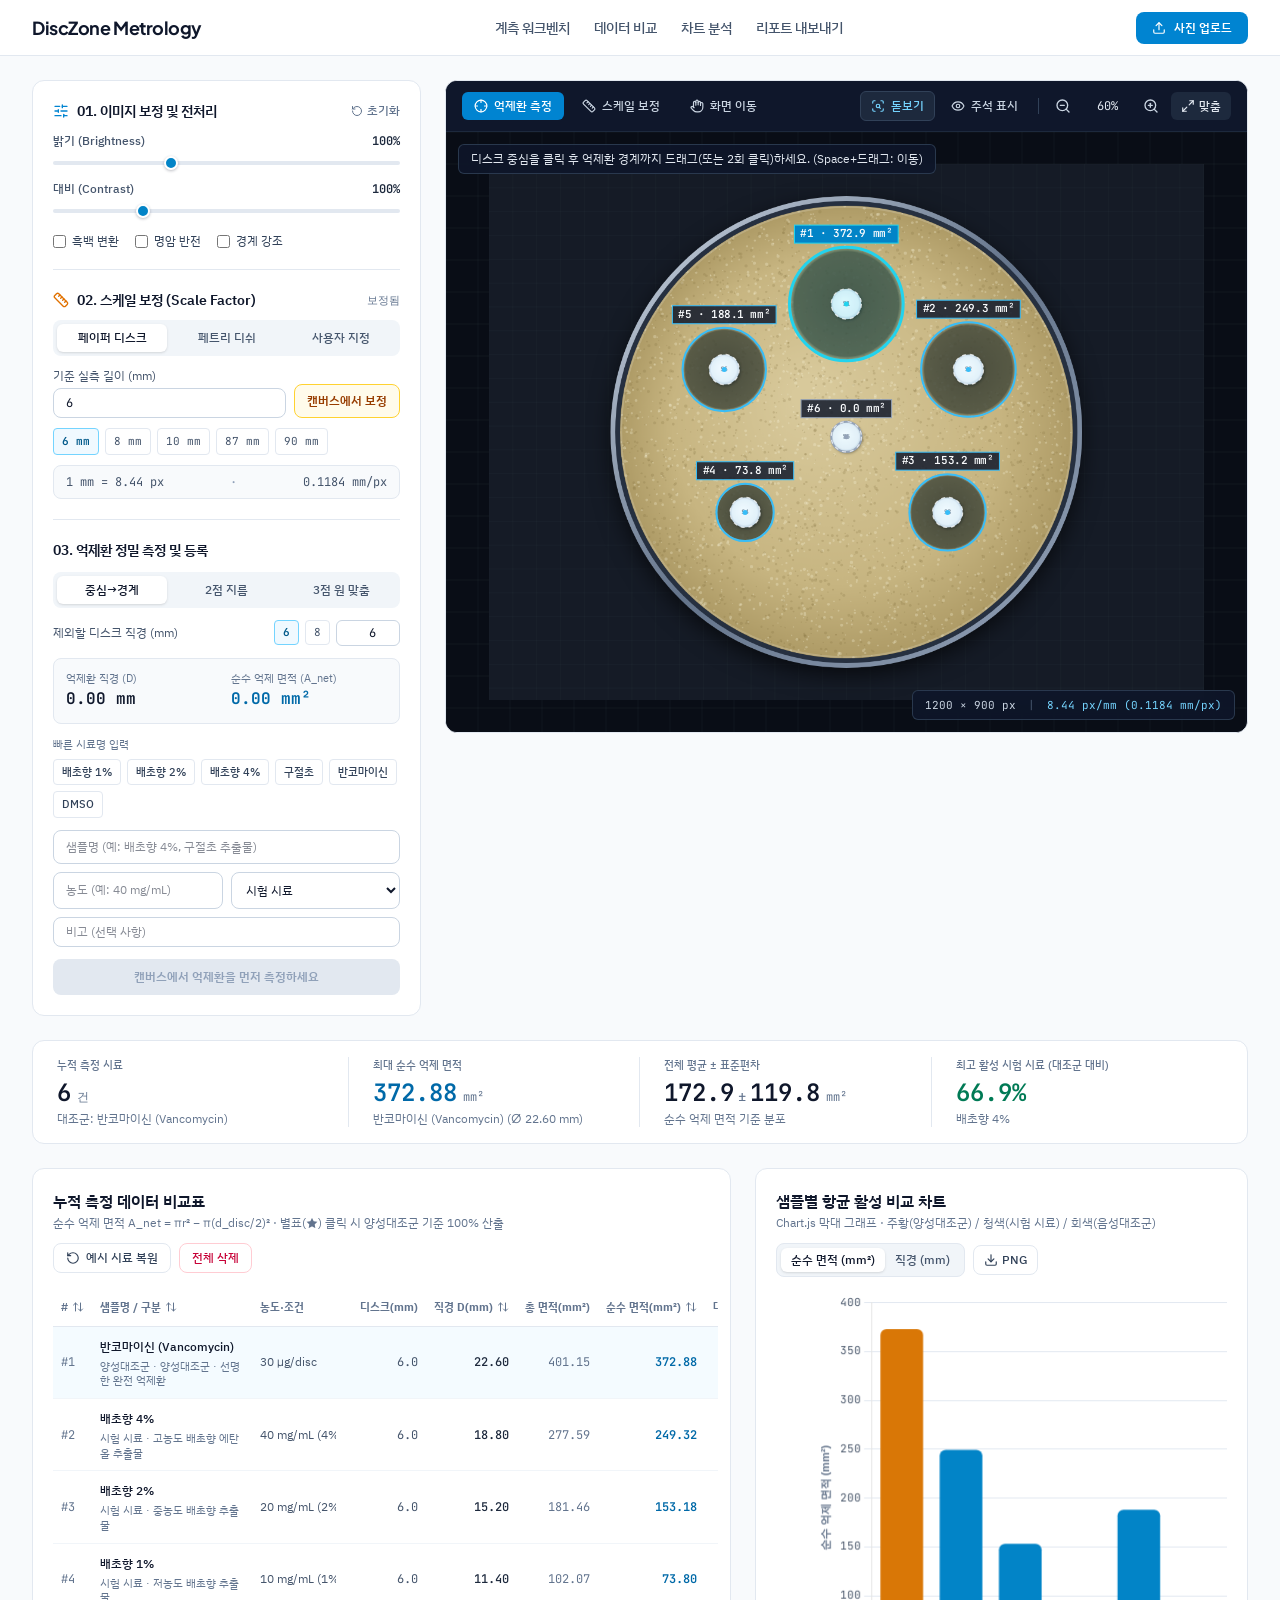
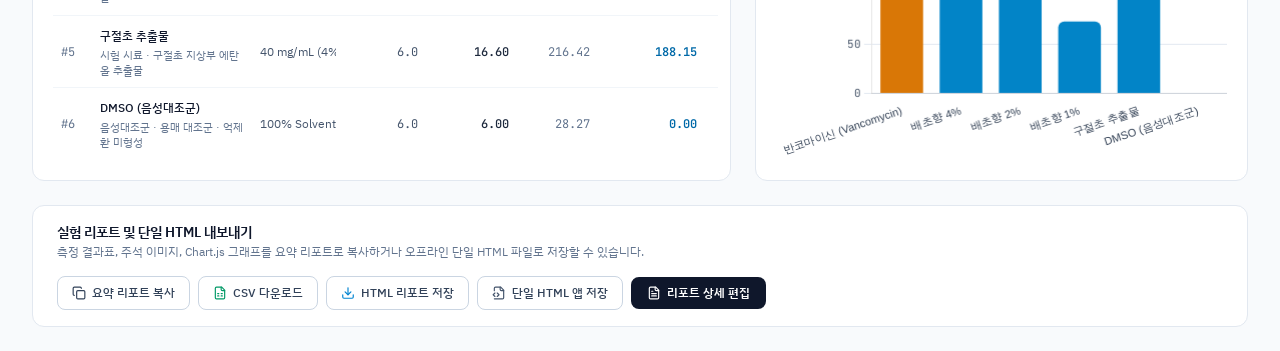
<file: docs/index.html>
<!doctype html>
<html lang="ko">
  <head>
    <meta charset="UTF-8" />
    <meta name="viewport" content="width=device-width, initial-scale=1.0" />
    <title>DiscZone Metrology — 항균 억제환 정밀 측정기</title>
    <meta
      name="description"
      content="항균 활성 디스크 확산법(Disc Diffusion Assay) 실험 사진의 밝기/대비 보정, 스케일 캘리브레이션, 억제환 순수 면적 정밀 계측 및 Chart.js 비교 리포트를 제공하는 웹 애플리케이션"
    />
    <meta property="og:title" content="DiscZone Metrology — 항균 억제환 정밀 측정기" />
    <meta
      property="og:description"
      content="항균 활성 디스크 확산법(Disc Diffusion Assay) 실험 사진의 밝기/대비 보정, 스케일 캘리브레이션, 억제환 순수 면적 정밀 계측 및 Chart.js 비교 리포트를 제공하는 웹 애플리케이션"
    />
    <meta property="og:type" content="website" />
    <meta name="twitter:card" content="summary_large_image" />
    <link rel="preconnect" href="https://fonts.googleapis.com" />
    <link rel="preconnect" href="https://fonts.gstatic.com" crossorigin />
    <link
      href="https://fonts.googleapis.com/css2?family=IBM+Plex+Sans+KR:wght@400;500;600;700&family=JetBrains+Mono:wght@400;500;600;700&family=Plus+Jakarta+Sans:wght@500;600;700&display=swap"
      rel="stylesheet"
    />
    <script type="module" crossorigin src="./assets/index-DAZRch-o.js"></script>
    <link rel="stylesheet" crossorigin href="./assets/index-PAJHsp5_.css">
  </head>
  <body class="bg-slate-50 text-slate-900 antialiased selection:bg-sky-100 selection:text-sky-900">
    <div id="root"></div>
  </body>
</html>
</file>
<file: docs/assets/index-PAJHsp5_.css>
/*! tailwindcss v4.3.5 | MIT License | https://tailwindcss.com */
@layer properties{@supports (((-webkit-hyphens:none)) and (not (margin-trim:block))) or ((-moz-orient:inline) and (not (color:rgb(from red r g b)))){*,:before,:after,::backdrop{--tw-rotate-x:initial;--tw-rotate-y:initial;--tw-rotate-z:initial;--tw-skew-x:initial;--tw-skew-y:initial;--tw-space-y-reverse:0;--tw-divide-y-reverse:0;--tw-border-style:solid;--tw-leading:initial;--tw-font-weight:initial;--tw-tracking:initial;--tw-ordinal:initial;--tw-slashed-zero:initial;--tw-numeric-figure:initial;--tw-numeric-spacing:initial;--tw-numeric-fraction:initial;--tw-shadow:0 0 #0000;--tw-shadow-color:initial;--tw-shadow-alpha:100%;--tw-inset-shadow:0 0 #0000;--tw-inset-shadow-color:initial;--tw-inset-shadow-alpha:100%;--tw-ring-color:initial;--tw-ring-shadow:0 0 #0000;--tw-inset-ring-color:initial;--tw-inset-ring-shadow:0 0 #0000;--tw-ring-inset:initial;--tw-ring-offset-width:0px;--tw-ring-offset-color:#fff;--tw-ring-offset-shadow:0 0 #0000;--tw-blur:initial;--tw-brightness:initial;--tw-contrast:initial;--tw-grayscale:initial;--tw-hue-rotate:initial;--tw-invert:initial;--tw-opacity:initial;--tw-saturate:initial;--tw-sepia:initial;--tw-drop-shadow:initial;--tw-drop-shadow-color:initial;--tw-drop-shadow-alpha:100%;--tw-drop-shadow-size:initial;--tw-backdrop-blur:initial;--tw-backdrop-brightness:initial;--tw-backdrop-contrast:initial;--tw-backdrop-grayscale:initial;--tw-backdrop-hue-rotate:initial;--tw-backdrop-invert:initial;--tw-backdrop-opacity:initial;--tw-backdrop-saturate:initial;--tw-backdrop-sepia:initial;--tw-divide-x-reverse:0}}}@layer theme{:root,:host{--font-sans:"IBM Plex Sans KR", "Plus Jakarta Sans", -apple-system, BlinkMacSystemFont, sans-serif;--font-mono:"JetBrains Mono", ui-monospace, SFMono-Regular, Menlo, Monaco, Consolas, monospace;--color-amber-50:oklch(98.7% .022 95.277);--color-amber-100:oklch(96.2% .059 95.617);--color-amber-300:oklch(87.9% .169 91.605);--color-amber-600:oklch(66.6% .179 58.318);--color-amber-800:oklch(47.3% .137 46.201);--color-emerald-600:oklch(59.6% .145 163.225);--color-emerald-700:oklch(50.8% .118 165.612);--color-sky-50:oklch(97.7% .013 236.62);--color-sky-100:oklch(95.1% .026 236.824);--color-sky-200:oklch(90.1% .058 230.902);--color-sky-300:oklch(82.8% .111 230.318);--color-sky-400:oklch(74.6% .16 232.661);--color-sky-500:oklch(68.5% .169 237.323);--color-sky-600:oklch(58.8% .158 241.966);--color-sky-700:oklch(50% .134 242.749);--color-sky-800:oklch(44.3% .11 240.79);--color-sky-900:oklch(39.1% .09 240.876);--color-rose-50:oklch(96.9% .015 12.422);--color-rose-200:oklch(89.2% .058 10.001);--color-rose-600:oklch(58.6% .253 17.585);--color-rose-700:oklch(51.4% .222 16.935);--color-slate-50:oklch(98.4% .003 247.858);--color-slate-100:oklch(96.8% .007 247.896);--color-slate-200:oklch(92.9% .013 255.508);--color-slate-300:oklch(86.9% .022 252.894);--color-slate-400:oklch(70.4% .04 256.788);--color-slate-500:oklch(55.4% .046 257.417);--color-slate-600:oklch(44.6% .043 257.281);--color-slate-700:oklch(37.2% .044 257.287);--color-slate-800:oklch(27.9% .041 260.031);--color-slate-900:oklch(20.8% .042 265.755);--color-slate-950:oklch(12.9% .042 264.695);--color-white:#fff;--spacing:.25rem;--container-md:28rem;--container-lg:32rem;--container-3xl:48rem;--text-xs:.75rem;--text-xs--line-height:calc(1 / .75);--text-sm:.875rem;--text-sm--line-height:calc(1.25 / .875);--text-base:1rem;--text-base--line-height:calc(1.5 / 1);--text-lg:1.125rem;--text-lg--line-height:calc(1.75 / 1.125);--text-2xl:1.5rem;--text-2xl--line-height:calc(2 / 1.5);--font-weight-normal:400;--font-weight-medium:500;--font-weight-semibold:600;--font-weight-bold:700;--tracking-tight:-.025em;--leading-relaxed:1.625;--radius-md:.375rem;--radius-lg:.5rem;--radius-xl:.75rem;--blur-xs:4px;--blur-sm:8px;--default-transition-duration:.15s;--default-transition-timing-function:cubic-bezier(.4, 0, .2, 1);--default-font-family:var(--font-sans);--default-mono-font-family:var(--font-mono);--font-display:"Plus Jakarta Sans", "IBM Plex Sans KR", sans-serif}}@layer base{*,:after,:before,::backdrop{box-sizing:border-box;border:0 solid;margin:0;padding:0}::file-selector-button{box-sizing:border-box;border:0 solid;margin:0;padding:0}html,:host{-webkit-text-size-adjust:100%;tab-size:4;line-height:1.5;font-family:var(--default-font-family,-apple-system, BlinkMacSystemFont, "Segoe UI", Roboto, "Helvetica Neue", "Noto Sans", Arial, sans-serif, "Apple Color Emoji", "Segoe UI Emoji", "Segoe UI Symbol", "Noto Color Emoji");font-feature-settings:var(--default-font-feature-settings,normal);font-variation-settings:var(--default-font-variation-settings,normal);-webkit-tap-highlight-color:transparent}hr{height:0;color:inherit;border-top-width:1px}abbr:where([title]){-webkit-text-decoration:underline dotted;text-decoration:underline dotted}h1,h2,h3,h4,h5,h6{font-size:inherit;font-weight:inherit}a{color:inherit;-webkit-text-decoration:inherit;-webkit-text-decoration:inherit;-webkit-text-decoration:inherit;-webkit-text-decoration:inherit;text-decoration:inherit}b,strong{font-weight:bolder}code,kbd,samp,pre{font-family:var(--default-mono-font-family,ui-monospace, SFMono-Regular, Menlo, Monaco, Consolas, "Liberation Mono", "Courier New", monospace);font-feature-settings:var(--default-mono-font-feature-settings,normal);font-variation-settings:var(--default-mono-font-variation-settings,normal);font-size:1em}small{font-size:80%}sub,sup{vertical-align:baseline;font-size:75%;line-height:0;position:relative}sub{bottom:-.25em}sup{top:-.5em}table{text-indent:0;border-color:inherit;border-collapse:collapse}:-moz-focusring:where(:not(iframe)){outline:auto}progress{vertical-align:baseline}summary{display:list-item}ol,ul,menu{list-style:none}img,svg,video,canvas,audio,iframe,embed,object{vertical-align:middle;display:block}img,video{max-width:100%;height:auto}button,input,select,optgroup,textarea{font:inherit;font-feature-settings:inherit;font-variation-settings:inherit;letter-spacing:inherit;color:inherit;opacity:1;background-color:#0000;border-radius:0}::file-selector-button{font:inherit;font-feature-settings:inherit;font-variation-settings:inherit;letter-spacing:inherit;color:inherit;opacity:1;background-color:#0000;border-radius:0}:where(select:is([multiple],[size])) optgroup{font-weight:bolder}:where(select:is([multiple],[size])) optgroup option{padding-inline-start:20px}::file-selector-button{margin-inline-end:4px}::placeholder{opacity:1}@supports (not ((-webkit-appearance:-apple-pay-button))) or (contain-intrinsic-size:1px){::placeholder{color:currentColor}@supports (color:color-mix(in lab, red, red)){::placeholder{color:color-mix(in oklab, currentcolor 50%, transparent)}}}textarea{resize:vertical}::-webkit-search-decoration{-webkit-appearance:none}::-webkit-date-and-time-value{min-height:1lh;text-align:inherit}::-webkit-datetime-edit{display:inline-flex}::-webkit-datetime-edit-fields-wrapper{padding:0}::-webkit-datetime-edit{padding-block:0}::-webkit-datetime-edit-year-field{padding-block:0}::-webkit-datetime-edit-month-field{padding-block:0}::-webkit-datetime-edit-day-field{padding-block:0}::-webkit-datetime-edit-hour-field{padding-block:0}::-webkit-datetime-edit-minute-field{padding-block:0}::-webkit-datetime-edit-second-field{padding-block:0}::-webkit-datetime-edit-millisecond-field{padding-block:0}::-webkit-datetime-edit-meridiem-field{padding-block:0}::-webkit-calendar-picker-indicator{line-height:1}:-moz-ui-invalid{box-shadow:none}button,input:where([type=button],[type=reset],[type=submit]){appearance:button}::file-selector-button{appearance:button}::-webkit-inner-spin-button{height:auto}::-webkit-outer-spin-button{height:auto}[hidden]:where(:not([hidden=until-found])){display:none!important}html{font-family:var(--font-sans);scroll-behavior:smooth}@media (prefers-reduced-motion:reduce){html{scroll-behavior:auto}*,:before,:after{transition-duration:.01ms!important;animation-duration:.01ms!important;animation-iteration-count:1!important}}}@layer components;@layer utilities{.pointer-events-none{pointer-events:none}.visible{visibility:visible}.absolute{position:absolute}.fixed{position:fixed}.relative{position:relative}.static{position:static}.sticky{position:sticky}.inset-0{inset:0}.top-0{top:0}.top-3{top:calc(var(--spacing) * 3)}.right-3{right:calc(var(--spacing) * 3)}.bottom-3{bottom:calc(var(--spacing) * 3)}.left-3{left:calc(var(--spacing) * 3)}.z-20{z-index:20}.z-30{z-index:30}.z-50{z-index:50}.container{width:100%}@media (width>=40rem){.container{max-width:40rem}}@media (width>=48rem){.container{max-width:48rem}}@media (width>=64rem){.container{max-width:64rem}}@media (width>=80rem){.container{max-width:80rem}}@media (width>=96rem){.container{max-width:96rem}}.-mx-1{margin-inline:calc(var(--spacing) * -1)}.-mx-2{margin-inline:calc(var(--spacing) * -2)}.mx-1{margin-inline:var(--spacing)}.mx-auto{margin-inline:auto}.mt-0\.5{margin-top:calc(var(--spacing) * .5)}.mt-1{margin-top:var(--spacing)}.mt-2{margin-top:calc(var(--spacing) * 2)}.mb-1{margin-bottom:var(--spacing)}.mb-1\.5{margin-bottom:calc(var(--spacing) * 1.5)}.mb-2{margin-bottom:calc(var(--spacing) * 2)}.mb-2\.5{margin-bottom:calc(var(--spacing) * 2.5)}.mb-3{margin-bottom:calc(var(--spacing) * 3)}.mb-4{margin-bottom:calc(var(--spacing) * 4)}.ml-1\.5{margin-left:calc(var(--spacing) * 1.5)}.ml-auto{margin-left:auto}.block{display:block}.contents{display:contents}.flex{display:flex}.grid{display:grid}.hidden{display:none}.inline-flex{display:inline-flex}.table{display:table}.h-3{height:calc(var(--spacing) * 3)}.h-3\.5{height:calc(var(--spacing) * 3.5)}.h-4{height:calc(var(--spacing) * 4)}.h-7{height:calc(var(--spacing) * 7)}.h-14{height:calc(var(--spacing) * 14)}.h-56{height:calc(var(--spacing) * 56)}.h-64{height:calc(var(--spacing) * 64)}.h-\[34px\]{height:34px}.h-\[520px\]{height:520px}.h-\[540px\]{height:540px}.h-full{height:100%}.max-h-\[90vh\]{max-height:90vh}.min-h-\[280px\]{min-height:280px}.min-h-\[300px\]{min-height:300px}.min-h-screen{min-height:100vh}.w-3{width:calc(var(--spacing) * 3)}.w-3\.5{width:calc(var(--spacing) * 3.5)}.w-4{width:calc(var(--spacing) * 4)}.w-7{width:calc(var(--spacing) * 7)}.w-12{width:calc(var(--spacing) * 12)}.w-16{width:calc(var(--spacing) * 16)}.w-full{width:100%}.w-px{width:1px}.max-w-3xl{max-width:var(--container-3xl)}.max-w-\[78\%\]{max-width:78%}.max-w-\[1440px\]{max-width:1440px}.max-w-lg{max-width:var(--container-lg)}.max-w-md{max-width:var(--container-md)}.min-w-\[100px\]{min-width:100px}.min-w-\[160px\]{min-width:160px}.flex-1{flex:1}.shrink-0{flex-shrink:0}.border-collapse{border-collapse:collapse}.transform{transform:var(--tw-rotate-x, ) var(--tw-rotate-y, ) var(--tw-rotate-z, ) var(--tw-skew-x, ) var(--tw-skew-y, )}.cursor-crosshair{cursor:crosshair}.cursor-grab{cursor:grab}.cursor-pointer{cursor:pointer}.touch-none{touch-action:none}.resize{resize:both}.grid-cols-1{grid-template-columns:repeat(1,minmax(0,1fr))}.grid-cols-2{grid-template-columns:repeat(2,minmax(0,1fr))}.grid-cols-3{grid-template-columns:repeat(3,minmax(0,1fr))}.flex-col{flex-direction:column}.flex-wrap{flex-wrap:wrap}.items-center{align-items:center}.items-end{align-items:flex-end}.items-start{align-items:flex-start}.items-stretch{align-items:stretch}.justify-between{justify-content:space-between}.justify-center{justify-content:center}.gap-1{gap:var(--spacing)}.gap-1\.5{gap:calc(var(--spacing) * 1.5)}.gap-2{gap:calc(var(--spacing) * 2)}.gap-3{gap:calc(var(--spacing) * 3)}.gap-4{gap:calc(var(--spacing) * 4)}.gap-6{gap:calc(var(--spacing) * 6)}.gap-8{gap:calc(var(--spacing) * 8)}:where(.space-y-1>:not(:last-child)){--tw-space-y-reverse:0;margin-block-start:calc(var(--spacing) * var(--tw-space-y-reverse));margin-block-end:calc(var(--spacing) * calc(1 - var(--tw-space-y-reverse)))}:where(.space-y-2>:not(:last-child)){--tw-space-y-reverse:0;margin-block-start:calc(calc(var(--spacing) * 2) * var(--tw-space-y-reverse));margin-block-end:calc(calc(var(--spacing) * 2) * calc(1 - var(--tw-space-y-reverse)))}:where(.space-y-3>:not(:last-child)){--tw-space-y-reverse:0;margin-block-start:calc(calc(var(--spacing) * 3) * var(--tw-space-y-reverse));margin-block-end:calc(calc(var(--spacing) * 3) * calc(1 - var(--tw-space-y-reverse)))}:where(.space-y-5>:not(:last-child)){--tw-space-y-reverse:0;margin-block-start:calc(calc(var(--spacing) * 5) * var(--tw-space-y-reverse));margin-block-end:calc(calc(var(--spacing) * 5) * calc(1 - var(--tw-space-y-reverse)))}:where(.space-y-6>:not(:last-child)){--tw-space-y-reverse:0;margin-block-start:calc(calc(var(--spacing) * 6) * var(--tw-space-y-reverse));margin-block-end:calc(calc(var(--spacing) * 6) * calc(1 - var(--tw-space-y-reverse)))}.gap-x-4{column-gap:calc(var(--spacing) * 4)}.gap-y-2{row-gap:calc(var(--spacing) * 2)}:where(.divide-y>:not(:last-child)){--tw-divide-y-reverse:0;border-bottom-style:var(--tw-border-style);border-top-style:var(--tw-border-style);border-top-width:calc(1px * var(--tw-divide-y-reverse));border-bottom-width:calc(1px * calc(1 - var(--tw-divide-y-reverse)))}:where(.divide-slate-100>:not(:last-child)){border-color:var(--color-slate-100)}.truncate{text-overflow:ellipsis;white-space:nowrap;overflow:hidden}.overflow-auto{overflow:auto}.overflow-hidden{overflow:hidden}.overflow-x-auto{overflow-x:auto}.overflow-y-auto{overflow-y:auto}.rounded{border-radius:.25rem}.rounded-lg{border-radius:var(--radius-lg)}.rounded-md{border-radius:var(--radius-md)}.rounded-xl{border-radius:var(--radius-xl)}.border{border-style:var(--tw-border-style);border-width:1px}.border-2{border-style:var(--tw-border-style);border-width:2px}.border-t{border-top-style:var(--tw-border-style);border-top-width:1px}.border-b{border-bottom-style:var(--tw-border-style);border-bottom-width:1px}.border-dashed{--tw-border-style:dashed;border-style:dashed}.border-amber-300{border-color:var(--color-amber-300)}.border-rose-200{border-color:var(--color-rose-200)}.border-sky-200{border-color:var(--color-sky-200)}.border-sky-300{border-color:var(--color-sky-300)}.border-sky-400{border-color:var(--color-sky-400)}.border-slate-100{border-color:var(--color-slate-100)}.border-slate-200{border-color:var(--color-slate-200)}.border-slate-300{border-color:var(--color-slate-300)}.border-slate-700{border-color:var(--color-slate-700)}.border-slate-700\/80{border-color:#314158cc}@supports (color:color-mix(in lab, red, red)){.border-slate-700\/80{border-color:color-mix(in oklab, var(--color-slate-700) 80%, transparent)}}.border-slate-800{border-color:var(--color-slate-800)}.bg-amber-50{background-color:var(--color-amber-50)}.bg-amber-600{background-color:var(--color-amber-600)}.bg-sky-50{background-color:var(--color-sky-50)}.bg-sky-50\/70{background-color:#f0f9ffb3}@supports (color:color-mix(in lab, red, red)){.bg-sky-50\/70{background-color:color-mix(in oklab, var(--color-sky-50) 70%, transparent)}}.bg-sky-600{background-color:var(--color-sky-600)}.bg-slate-50{background-color:var(--color-slate-50)}.bg-slate-100{background-color:var(--color-slate-100)}.bg-slate-700{background-color:var(--color-slate-700)}.bg-slate-800{background-color:var(--color-slate-800)}.bg-slate-900{background-color:var(--color-slate-900)}.bg-slate-900\/85{background-color:#0f172bd9}@supports (color:color-mix(in lab, red, red)){.bg-slate-900\/85{background-color:color-mix(in oklab, var(--color-slate-900) 85%, transparent)}}.bg-slate-950{background-color:var(--color-slate-950)}.bg-slate-950\/50{background-color:#02061880}@supports (color:color-mix(in lab, red, red)){.bg-slate-950\/50{background-color:color-mix(in oklab, var(--color-slate-950) 50%, transparent)}}.bg-slate-950\/80{background-color:#020618cc}@supports (color:color-mix(in lab, red, red)){.bg-slate-950\/80{background-color:color-mix(in oklab, var(--color-slate-950) 80%, transparent)}}.bg-transparent{background-color:#0000}.bg-white{background-color:var(--color-white)}.bg-white\/95{background-color:#fffffff2}@supports (color:color-mix(in lab, red, red)){.bg-white\/95{background-color:color-mix(in oklab, var(--color-white) 95%, transparent)}}.p-1{padding:var(--spacing)}.p-1\.5{padding:calc(var(--spacing) * 1.5)}.p-2{padding:calc(var(--spacing) * 2)}.p-3{padding:calc(var(--spacing) * 3)}.p-3\.5{padding:calc(var(--spacing) * 3.5)}.p-4{padding:calc(var(--spacing) * 4)}.p-5{padding:calc(var(--spacing) * 5)}.p-6{padding:calc(var(--spacing) * 6)}.px-1{padding-inline:var(--spacing)}.px-2{padding-inline:calc(var(--spacing) * 2)}.px-2\.5{padding-inline:calc(var(--spacing) * 2.5)}.px-3{padding-inline:calc(var(--spacing) * 3)}.px-3\.5{padding-inline:calc(var(--spacing) * 3.5)}.px-4{padding-inline:calc(var(--spacing) * 4)}.px-6{padding-inline:calc(var(--spacing) * 6)}.py-0\.5{padding-block:calc(var(--spacing) * .5)}.py-1{padding-block:var(--spacing)}.py-1\.5{padding-block:calc(var(--spacing) * 1.5)}.py-2{padding-block:calc(var(--spacing) * 2)}.py-2\.5{padding-block:calc(var(--spacing) * 2.5)}.py-3\.5{padding-block:calc(var(--spacing) * 3.5)}.py-4{padding-block:calc(var(--spacing) * 4)}.py-6{padding-block:calc(var(--spacing) * 6)}.pt-1{padding-top:var(--spacing)}.pt-2{padding-top:calc(var(--spacing) * 2)}.text-center{text-align:center}.text-left{text-align:left}.text-right{text-align:right}.font-display{font-family:var(--font-display)}.font-mono{font-family:var(--font-mono)}.text-2xl{font-size:var(--text-2xl);line-height:var(--tw-leading,var(--text-2xl--line-height))}.text-base{font-size:var(--text-base);line-height:var(--tw-leading,var(--text-base--line-height))}.text-lg{font-size:var(--text-lg);line-height:var(--tw-leading,var(--text-lg--line-height))}.text-sm{font-size:var(--text-sm);line-height:var(--tw-leading,var(--text-sm--line-height))}.text-xs{font-size:var(--text-xs);line-height:var(--tw-leading,var(--text-xs--line-height))}.text-\[11px\]{font-size:11px}.leading-relaxed{--tw-leading:var(--leading-relaxed);line-height:var(--leading-relaxed)}.font-bold{--tw-font-weight:var(--font-weight-bold);font-weight:var(--font-weight-bold)}.font-medium{--tw-font-weight:var(--font-weight-medium);font-weight:var(--font-weight-medium)}.font-normal{--tw-font-weight:var(--font-weight-normal);font-weight:var(--font-weight-normal)}.font-semibold{--tw-font-weight:var(--font-weight-semibold);font-weight:var(--font-weight-semibold)}.tracking-tight{--tw-tracking:var(--tracking-tight);letter-spacing:var(--tracking-tight)}.whitespace-nowrap{white-space:nowrap}.whitespace-pre-wrap{white-space:pre-wrap}.text-amber-600{color:var(--color-amber-600)}.text-amber-800{color:var(--color-amber-800)}.text-emerald-600{color:var(--color-emerald-600)}.text-emerald-700{color:var(--color-emerald-700)}.text-rose-600{color:var(--color-rose-600)}.text-rose-700{color:var(--color-rose-700)}.text-sky-300{color:var(--color-sky-300)}.text-sky-400{color:var(--color-sky-400)}.text-sky-600{color:var(--color-sky-600)}.text-sky-700{color:var(--color-sky-700)}.text-sky-800{color:var(--color-sky-800)}.text-sky-900{color:var(--color-sky-900)}.text-slate-200{color:var(--color-slate-200)}.text-slate-300{color:var(--color-slate-300)}.text-slate-400{color:var(--color-slate-400)}.text-slate-500{color:var(--color-slate-500)}.text-slate-600{color:var(--color-slate-600)}.text-slate-700{color:var(--color-slate-700)}.text-slate-800{color:var(--color-slate-800)}.text-slate-900{color:var(--color-slate-900)}.text-white{color:var(--color-white)}.tabular-nums{--tw-numeric-spacing:tabular-nums;font-variant-numeric:var(--tw-ordinal, ) var(--tw-slashed-zero, ) var(--tw-numeric-figure, ) var(--tw-numeric-spacing, ) var(--tw-numeric-fraction, )}.antialiased{-webkit-font-smoothing:antialiased;-moz-osx-font-smoothing:grayscale}.accent-sky-600{accent-color:var(--color-sky-600)}.shadow,.shadow-sm{--tw-shadow:0 1px 3px 0 var(--tw-shadow-color,#0000001a), 0 1px 2px -1px var(--tw-shadow-color,#0000001a);box-shadow:var(--tw-inset-shadow), var(--tw-inset-ring-shadow), var(--tw-ring-offset-shadow), var(--tw-ring-shadow), var(--tw-shadow)}.shadow-xl{--tw-shadow:0 20px 25px -5px var(--tw-shadow-color,#0000001a), 0 8px 10px -6px var(--tw-shadow-color,#0000001a);box-shadow:var(--tw-inset-shadow), var(--tw-inset-ring-shadow), var(--tw-ring-offset-shadow), var(--tw-ring-shadow), var(--tw-shadow)}.ring{--tw-ring-shadow:var(--tw-ring-inset, ) 0 0 0 calc(1px + var(--tw-ring-offset-width)) var(--tw-ring-color,currentcolor);box-shadow:var(--tw-inset-shadow), var(--tw-inset-ring-shadow), var(--tw-ring-offset-shadow), var(--tw-ring-shadow), var(--tw-shadow)}.grayscale{--tw-grayscale:grayscale(100%);filter:var(--tw-blur, ) var(--tw-brightness, ) var(--tw-contrast, ) var(--tw-grayscale, ) var(--tw-hue-rotate, ) var(--tw-invert, ) var(--tw-saturate, ) var(--tw-sepia, ) var(--tw-drop-shadow, )}.invert{--tw-invert:invert(100%);filter:var(--tw-blur, ) var(--tw-brightness, ) var(--tw-contrast, ) var(--tw-grayscale, ) var(--tw-hue-rotate, ) var(--tw-invert, ) var(--tw-saturate, ) var(--tw-sepia, ) var(--tw-drop-shadow, )}.filter{filter:var(--tw-blur, ) var(--tw-brightness, ) var(--tw-contrast, ) var(--tw-grayscale, ) var(--tw-hue-rotate, ) var(--tw-invert, ) var(--tw-saturate, ) var(--tw-sepia, ) var(--tw-drop-shadow, )}.backdrop-blur-sm{--tw-backdrop-blur:blur(var(--blur-sm));-webkit-backdrop-filter:var(--tw-backdrop-blur, ) var(--tw-backdrop-brightness, ) var(--tw-backdrop-contrast, ) var(--tw-backdrop-grayscale, ) var(--tw-backdrop-hue-rotate, ) var(--tw-backdrop-invert, ) var(--tw-backdrop-opacity, ) var(--tw-backdrop-saturate, ) var(--tw-backdrop-sepia, );backdrop-filter:var(--tw-backdrop-blur, ) var(--tw-backdrop-brightness, ) var(--tw-backdrop-contrast, ) var(--tw-backdrop-grayscale, ) var(--tw-backdrop-hue-rotate, ) var(--tw-backdrop-invert, ) var(--tw-backdrop-opacity, ) var(--tw-backdrop-saturate, ) var(--tw-backdrop-sepia, )}.backdrop-blur-xs{--tw-backdrop-blur:blur(var(--blur-xs));-webkit-backdrop-filter:var(--tw-backdrop-blur, ) var(--tw-backdrop-brightness, ) var(--tw-backdrop-contrast, ) var(--tw-backdrop-grayscale, ) var(--tw-backdrop-hue-rotate, ) var(--tw-backdrop-invert, ) var(--tw-backdrop-opacity, ) var(--tw-backdrop-saturate, ) var(--tw-backdrop-sepia, );backdrop-filter:var(--tw-backdrop-blur, ) var(--tw-backdrop-brightness, ) var(--tw-backdrop-contrast, ) var(--tw-backdrop-grayscale, ) var(--tw-backdrop-hue-rotate, ) var(--tw-backdrop-invert, ) var(--tw-backdrop-opacity, ) var(--tw-backdrop-saturate, ) var(--tw-backdrop-sepia, )}.transition-colors{transition-property:color,background-color,border-color,outline-color,text-decoration-color,fill,stroke,--tw-gradient-from,--tw-gradient-via,--tw-gradient-to;transition-timing-function:var(--tw-ease,var(--default-transition-timing-function));transition-duration:var(--tw-duration,var(--default-transition-duration))}.select-none{-webkit-user-select:none;user-select:none}.selection\:bg-sky-100 ::selection{background-color:var(--color-sky-100)}.selection\:bg-sky-100::selection{background-color:var(--color-sky-100)}.selection\:text-sky-900 ::selection{color:var(--color-sky-900)}.selection\:text-sky-900::selection{color:var(--color-sky-900)}@media (hover:hover){.hover\:border-sky-300:hover{border-color:var(--color-sky-300)}.hover\:bg-amber-100:hover{background-color:var(--color-amber-100)}.hover\:bg-rose-50:hover{background-color:var(--color-rose-50)}.hover\:bg-sky-50\/60:hover{background-color:#f0f9ff99}@supports (color:color-mix(in lab, red, red)){.hover\:bg-sky-50\/60:hover{background-color:color-mix(in oklab, var(--color-sky-50) 60%, transparent)}}.hover\:bg-sky-700:hover{background-color:var(--color-sky-700)}.hover\:bg-slate-50:hover{background-color:var(--color-slate-50)}.hover\:bg-slate-50\/90:hover{background-color:#f8fafce6}@supports (color:color-mix(in lab, red, red)){.hover\:bg-slate-50\/90:hover{background-color:color-mix(in oklab, var(--color-slate-50) 90%, transparent)}}.hover\:bg-slate-100:hover{background-color:var(--color-slate-100)}.hover\:bg-slate-700:hover{background-color:var(--color-slate-700)}.hover\:bg-slate-800:hover{background-color:var(--color-slate-800)}.hover\:text-amber-600:hover{color:var(--color-amber-600)}.hover\:text-rose-600:hover{color:var(--color-rose-600)}.hover\:text-sky-800:hover{color:var(--color-sky-800)}.hover\:text-sky-900:hover{color:var(--color-sky-900)}.hover\:text-slate-700:hover{color:var(--color-slate-700)}.hover\:text-slate-800:hover{color:var(--color-slate-800)}.hover\:text-slate-900:hover{color:var(--color-slate-900)}.hover\:underline:hover{text-decoration-line:underline}}.focus\:border-sky-600:focus{border-color:var(--color-sky-600)}.focus\:bg-white:focus{background-color:var(--color-white)}.focus\:ring-1:focus{--tw-ring-shadow:var(--tw-ring-inset, ) 0 0 0 calc(1px + var(--tw-ring-offset-width)) var(--tw-ring-color,currentcolor);box-shadow:var(--tw-inset-shadow), var(--tw-inset-ring-shadow), var(--tw-ring-offset-shadow), var(--tw-ring-shadow), var(--tw-shadow)}.focus\:ring-2:focus{--tw-ring-shadow:var(--tw-ring-inset, ) 0 0 0 calc(2px + var(--tw-ring-offset-width)) var(--tw-ring-color,currentcolor);box-shadow:var(--tw-inset-shadow), var(--tw-inset-ring-shadow), var(--tw-ring-offset-shadow), var(--tw-ring-shadow), var(--tw-shadow)}.focus\:ring-sky-500:focus{--tw-ring-color:var(--color-sky-500)}.focus\:ring-sky-500\/30:focus{--tw-ring-color:#00a5ef4d}@supports (color:color-mix(in lab, red, red)){.focus\:ring-sky-500\/30:focus{--tw-ring-color:color-mix(in oklab, var(--color-sky-500) 30%, transparent)}}.focus\:outline-none:focus{--tw-outline-style:none;outline-style:none}.active\:cursor-grabbing:active{cursor:grabbing}.disabled\:bg-slate-200:disabled{background-color:var(--color-slate-200)}.disabled\:text-slate-400:disabled{color:var(--color-slate-400)}.disabled\:opacity-40:disabled{opacity:.4}@media (width>=40rem){.sm\:grid-cols-2{grid-template-columns:repeat(2,minmax(0,1fr))}.sm\:px-6{padding-inline:calc(var(--spacing) * 6)}}@media (width>=48rem){.md\:flex{display:flex}}@media (width>=64rem){.lg\:col-span-4{grid-column:span 4/span 4}.lg\:col-span-5{grid-column:span 5/span 5}.lg\:col-span-7{grid-column:span 7/span 7}.lg\:col-span-8{grid-column:span 8/span 8}.lg\:h-\[600px\]{height:600px}.lg\:grid-cols-4{grid-template-columns:repeat(4,minmax(0,1fr))}.lg\:grid-cols-12{grid-template-columns:repeat(12,minmax(0,1fr))}.lg\:gap-0{gap:0}:where(.lg\:divide-x>:not(:last-child)){--tw-divide-x-reverse:0;border-inline-style:var(--tw-border-style);border-inline-start-width:calc(1px * var(--tw-divide-x-reverse));border-inline-end-width:calc(1px * calc(1 - var(--tw-divide-x-reverse)))}:where(.lg\:divide-slate-200>:not(:last-child)){border-color:var(--color-slate-200)}.lg\:p-6{padding:calc(var(--spacing) * 6)}.lg\:px-6{padding-inline:calc(var(--spacing) * 6)}.lg\:px-8{padding-inline:calc(var(--spacing) * 8)}.lg\:pr-6{padding-right:calc(var(--spacing) * 6)}.lg\:pl-6{padding-left:calc(var(--spacing) * 6)}}}input[type=range].lab-slider{appearance:none;background:#e2e8f0;border-radius:9999px;outline:none;height:4px}input[type=range].lab-slider::-webkit-slider-thumb{appearance:none;cursor:pointer;background:#0284c7;border:2px solid #fff;border-radius:9999px;width:14px;height:14px;transition:transform .12s cubic-bezier(.16,1,.3,1),background-color .12s;box-shadow:0 1px 3px #0f172a47}input[type=range].lab-slider::-webkit-slider-thumb:hover{background:#0369a1;transform:scale(1.15)}input[type=range].lab-slider::-moz-range-thumb{cursor:pointer;background:#0284c7;border:2px solid #fff;border-radius:9999px;width:14px;height:14px;box-shadow:0 1px 3px #0f172a47}@property --tw-rotate-x{syntax:"*";inherits:false}@property --tw-rotate-y{syntax:"*";inherits:false}@property --tw-rotate-z{syntax:"*";inherits:false}@property --tw-skew-x{syntax:"*";inherits:false}@property --tw-skew-y{syntax:"*";inherits:false}@property --tw-space-y-reverse{syntax:"*";inherits:false;initial-value:0}@property --tw-divide-y-reverse{syntax:"*";inherits:false;initial-value:0}@property --tw-border-style{syntax:"*";inherits:false;initial-value:solid}@property --tw-leading{syntax:"*";inherits:false}@property --tw-font-weight{syntax:"*";inherits:false}@property --tw-tracking{syntax:"*";inherits:false}@property --tw-ordinal{syntax:"*";inherits:false}@property --tw-slashed-zero{syntax:"*";inherits:false}@property --tw-numeric-figure{syntax:"*";inherits:false}@property --tw-numeric-spacing{syntax:"*";inherits:false}@property --tw-numeric-fraction{syntax:"*";inherits:false}@property --tw-shadow{syntax:"*";inherits:false;initial-value:0 0 #0000}@property --tw-shadow-color{syntax:"*";inherits:false}@property --tw-shadow-alpha{syntax:"<percentage>";inherits:false;initial-value:100%}@property --tw-inset-shadow{syntax:"*";inherits:false;initial-value:0 0 #0000}@property --tw-inset-shadow-color{syntax:"*";inherits:false}@property --tw-inset-shadow-alpha{syntax:"<percentage>";inherits:false;initial-value:100%}@property --tw-ring-color{syntax:"*";inherits:false}@property --tw-ring-shadow{syntax:"*";inherits:false;initial-value:0 0 #0000}@property --tw-inset-ring-color{syntax:"*";inherits:false}@property --tw-inset-ring-shadow{syntax:"*";inherits:false;initial-value:0 0 #0000}@property --tw-ring-inset{syntax:"*";inherits:false}@property --tw-ring-offset-width{syntax:"<length>";inherits:false;initial-value:0}@property --tw-ring-offset-color{syntax:"*";inherits:false;initial-value:#fff}@property --tw-ring-offset-shadow{syntax:"*";inherits:false;initial-value:0 0 #0000}@property --tw-blur{syntax:"*";inherits:false}@property --tw-brightness{syntax:"*";inherits:false}@property --tw-contrast{syntax:"*";inherits:false}@property --tw-grayscale{syntax:"*";inherits:false}@property --tw-hue-rotate{syntax:"*";inherits:false}@property --tw-invert{syntax:"*";inherits:false}@property --tw-opacity{syntax:"*";inherits:false}@property --tw-saturate{syntax:"*";inherits:false}@property --tw-sepia{syntax:"*";inherits:false}@property --tw-drop-shadow{syntax:"*";inherits:false}@property --tw-drop-shadow-color{syntax:"*";inherits:false}@property --tw-drop-shadow-alpha{syntax:"<percentage>";inherits:false;initial-value:100%}@property --tw-drop-shadow-size{syntax:"*";inherits:false}@property --tw-backdrop-blur{syntax:"*";inherits:false}@property --tw-backdrop-brightness{syntax:"*";inherits:false}@property --tw-backdrop-contrast{syntax:"*";inherits:false}@property --tw-backdrop-grayscale{syntax:"*";inherits:false}@property --tw-backdrop-hue-rotate{syntax:"*";inherits:false}@property --tw-backdrop-invert{syntax:"*";inherits:false}@property --tw-backdrop-opacity{syntax:"*";inherits:false}@property --tw-backdrop-saturate{syntax:"*";inherits:false}@property --tw-backdrop-sepia{syntax:"*";inherits:false}@property --tw-divide-x-reverse{syntax:"*";inherits:false;initial-value:0}
</file>
